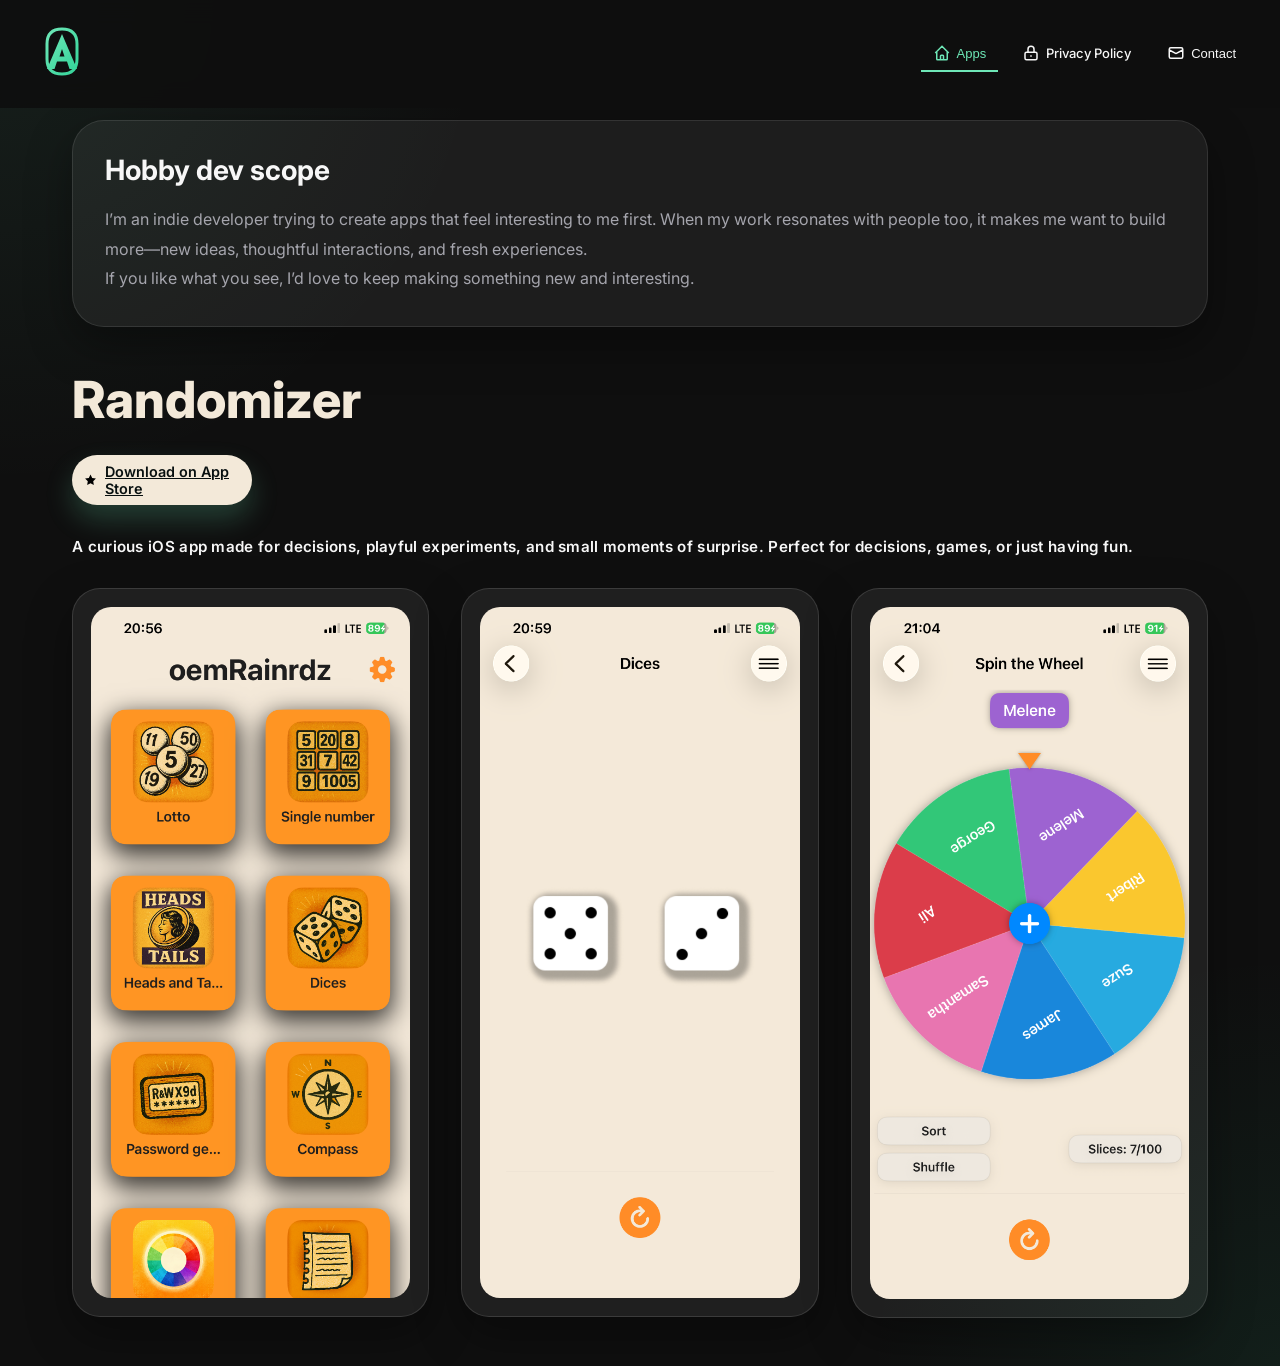
<file: index.html>
<!DOCTYPE html>
<html lang="en">
<head>
    <meta charset="UTF-8">
    <meta name="viewport" content="width=device-width, initial-scale=1.0">
    <title>Randomizer — Indie iOS Portfolio</title>
    <link rel="preconnect" href="https://fonts.googleapis.com">
    <link rel="preconnect" href="https://fonts.gstatic.com" crossorigin>
    <link href="https://fonts.googleapis.com/css2?family=Inter:wght@300;400;500;600;700;800&display=swap" rel="stylesheet">
    <link rel="stylesheet" href="assets/css/style.css">
</head>
<body>
    <div class="container">
        <header>
            <div class="logo">
                <svg viewBox="0 0 60 60" xmlns="http://www.w3.org/2000/svg">
                    <defs>
                        <linearGradient id="logoGradient" x1="0%" y1="0%" x2="100%" y2="100%">
                            <stop offset="0%" style="stop-color:#6ee7b7"/>
                            <stop offset="100%" style="stop-color:#34d399"/>
                        </linearGradient>
                    </defs>
                    <path d="M15 45 L30 10 L45 45 L37.5 45 L35 37.5 L25 37.5 L22.5 45 Z M27.5 32.5 L32.5 32.5 L30 25 Z" fill="url(#logoGradient)"/>
                    <path d="M30 50 Q45 50 45 35 L45 20 Q45 5 30 5 Q15 5 15 20 L15 35 Q15 50 30 50 Z" fill="none" stroke="url(#logoGradient)" stroke-width="3"/>
                </svg>
            </div>
            <nav class="nav">
                <button class="nav-btn active" onclick="scrollToSection('apps'); setActiveNav(this);">
                    <svg class="icon" viewBox="0 0 24 24"><path d="M3 12l2-2m0 0l7-7 7 7M5 10v10a1 1 0 001 1h3m10-11l2 2m-2-2v10a1 1 0 01-1 1h-3m-6 0a1 1 0 001-1v-4a1 1 0 011-1h2a1 1 0 011 1v4a1 1 0 001 1m-6 0h6"/></svg>
                     Apps
                </button>
                <a class="nav-link" href="pages/privacy-policy.html" onclick="setActiveNav(this);">
                    <svg class="icon" viewBox="0 0 24 24"><path d="M12 15v2m-6 4h12a2 2 0 002-2v-6a2 2 0 00-2-2H6a2 2 0 00-2 2v6a2 2 0 002 2zm10-10V7a4 4 0 00-8 0v4h8z"/></svg>
                    Privacy Policy
                </a>
                <button class="nav-btn" onclick="openModal('contact'); setActiveNav(this);">
                    <svg class="icon" viewBox="0 0 24 24"><path d="M3 8l7.89 4.26a2 2 0 002.22 0L21 8M5 19h14a2 2 0 002-2V7a2 2 0 00-2-2H5a2 2 0 00-2 2v10a2 2 0 002 2z"/></svg>
                    Contact
                </button>
            </nav>
        </header>

        <main class="main" id="apps">
            <div class="story-block">
                <div class="story-card">
                    <h2>Hobby dev scope</h2>
                    <p>I’m an indie developer trying to create apps that feel interesting to me first. When my work resonates with people too, it makes me want to build more—new ideas, thoughtful interactions, and fresh experiences.</p>
                    <p>If you like what you see, I’d love to keep making something new and interesting.</p>
                </div>
            </div>
            <div class="app-info">
                <h1 class="app-title">Randomizer</h1>
                <a href="https://apps.apple.com/app/idXXXXXXXXX" class="cta-button" target="_blank">
                    <svg class="icon" viewBox="0 0 24 24"><path d="M12 2l3.09 6.26L22 9.27l-5 4.87 1.18 6.88L12 17.77l-6.18 3.25L7 14.14 2 9.27l6.91-1.01L12 2z"/></svg>
                    Download on App Store
                </a>
                    <p class="screenshot-label">A curious iOS app made for decisions, playful experiments, and small moments of surprise. Perfect for decisions, games, or just having fun.</p>
                <div class="screenshots">
                    <div class="screenshot-card">
                        <div class="screenshot"><img src="assets/images/randomizer-screenshot1.png" alt="Dashboard screenshot"></div>
                    </div>
                    <div class="screenshot-card">
                        <div class="screenshot"><img src="assets/images/randomizer-screenshot2.png" alt="Task list screenshot"></div>
                    </div>
                    <div class="screenshot-card">
                        <div class="screenshot"><img src="assets/images/randomizer-screenshot3.png" alt="Calendar screenshot"></div>
                    </div>
                </div>
            </div>
        </main>
    </div>

    <div id="contact-modal" class="modal">
        <div class="modal-content">
            <span class="close" onclick="closeModal('contact')">&times;</span>
            <h2>Contact Me</h2>
            <form action="#" method="post">
                <input type="email" placeholder="Your Email" required>
                <textarea placeholder="Your Message" rows="4" required></textarea>
                <button type="submit">Send Message</button>
            </form>
        </div>
    </div>

    <script src="assets/js/site.js"></script>
</body>
</html>
</file>
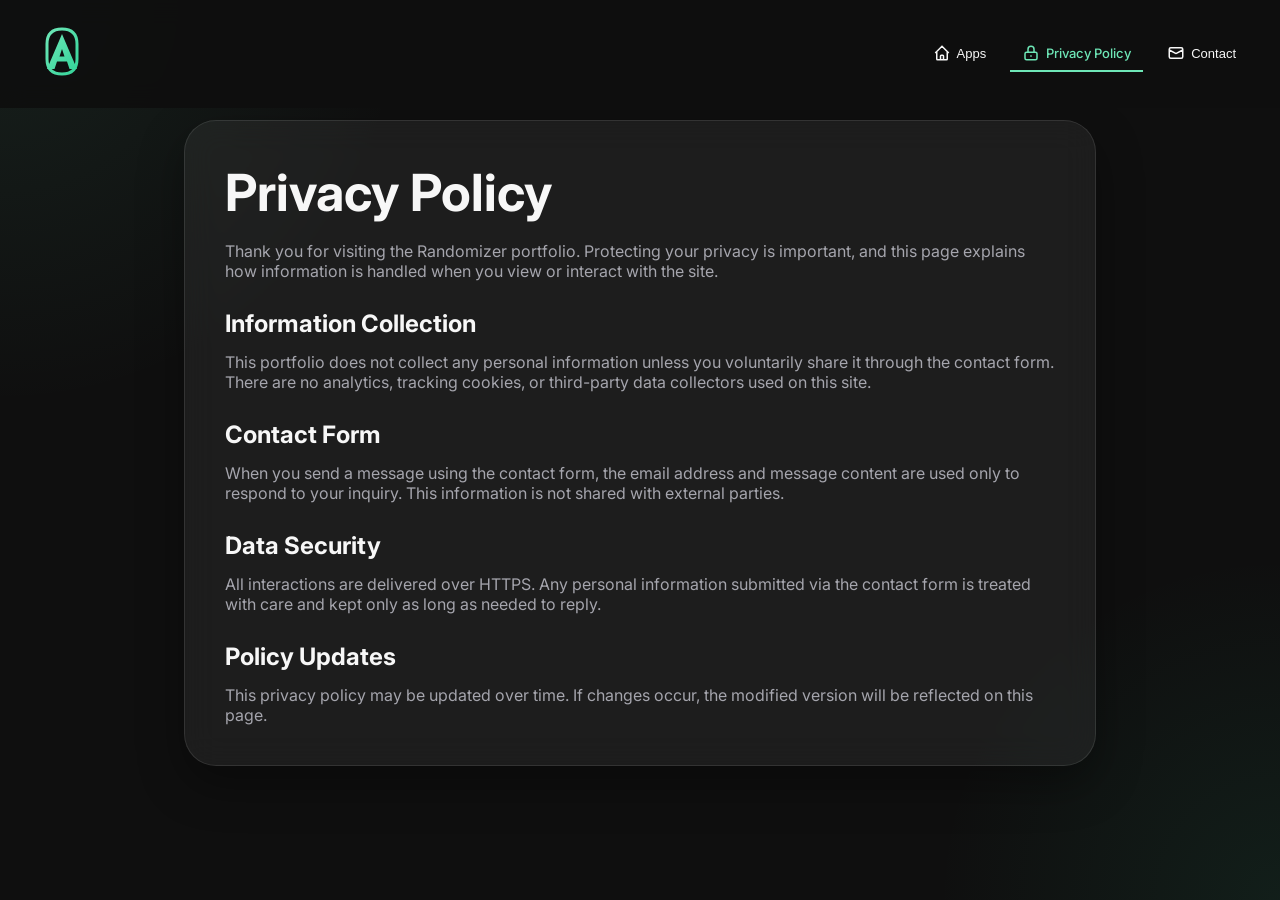
<file: pages/privacy-policy.html>
<!DOCTYPE html>
<html lang="en">
<head>
    <meta charset="UTF-8">
    <meta name="viewport" content="width=device-width, initial-scale=1.0">
    <title>Privacy Policy</title>
    <link rel="preconnect" href="https://fonts.googleapis.com">
    <link rel="preconnect" href="https://fonts.gstatic.com" crossorigin>
    <link href="https://fonts.googleapis.com/css2?family=Inter:wght@300;400;500;600;700;800&display=swap" rel="stylesheet">
    <link rel="stylesheet" href="../assets/css/style.css">
</head>
<body>
    <header>
        <div class="logo">
            <svg viewBox="0 0 60 60" xmlns="http://www.w3.org/2000/svg">
                <defs>
                    <linearGradient id="logoGradient" x1="0%" y1="0%" x2="100%" y2="100%">
                        <stop offset="0%" style="stop-color:#6ee7b7"/>
                        <stop offset="100%" style="stop-color:#34d399"/>
                    </linearGradient>
                </defs>
                <path d="M15 45 L30 10 L45 45 L37.5 45 L35 37.5 L25 37.5 L22.5 45 Z M27.5 32.5 L32.5 32.5 L30 25 Z" fill="url(#logoGradient)"/>
                <path d="M30 50 Q45 50 45 35 L45 20 Q45 5 30 5 Q15 5 15 20 L15 35 Q15 50 30 50 Z" fill="none" stroke="url(#logoGradient)" stroke-width="3"/>
            </svg>
        </div>
        <nav class="nav">
            <button class="nav-btn" onclick="scrollToSection('apps'); setActiveNav(this);">
                <svg class="icon" viewBox="0 0 24 24"><path d="M3 12l2-2m0 0l7-7 7 7M5 10v10a1 1 0 001 1h3m10-11l2 2m-2-2v10a1 1 0 01-1 1h-3m-6 0a1 1 0 001-1v-4a1 1 0 011-1h2a1 1 0 011 1v4a1 1 0 001 1m-6 0h6"/></svg>
                Apps
            </button>
            <a class="nav-link active" href="privacy-policy.html" onclick="setActiveNav(this);">
                <svg class="icon" viewBox="0 0 24 24"><path d="M12 15v2m-6 4h12a2 2 0 002-2v-6a2 2 0 00-2-2H6a2 2 0 00-2 2v6a2 2 0 002 2zm10-10V7a4 4 0 00-8 0v4h8z"/></svg>
                Privacy Policy
            </a>
            <button class="nav-btn" onclick="openModal('contact'); setActiveNav(this);">
                <svg class="icon" viewBox="0 0 24 24"><path d="M3 8l7.89 4.26a2 2 0 002.22 0L21 8M5 19h14a2 2 0 002-2V7a2 2 0 00-2-2H5a2 2 0 00-2 2v10a2 2 0 002 2z"/></svg>
                Contact
            </button>
        </nav>
    </header>

    <div class="page">
        <div class="policy-card">
            <h1>Privacy Policy</h1>
            <p>Thank you for visiting the Randomizer portfolio. Protecting your privacy is important, and this page explains how information is handled when you view or interact with the site.</p>
            <h2>Information Collection</h2>
            <p>This portfolio does not collect any personal information unless you voluntarily share it through the contact form. There are no analytics, tracking cookies, or third-party data collectors used on this site.</p>
            <h2>Contact Form</h2>
            <p>When you send a message using the contact form, the email address and message content are used only to respond to your inquiry. This information is not shared with external parties.</p>
            <h2>Data Security</h2>
            <p>All interactions are delivered over HTTPS. Any personal information submitted via the contact form is treated with care and kept only as long as needed to reply.</p>
            <h2>Policy Updates</h2>
            <p>This privacy policy may be updated over time. If changes occur, the modified version will be reflected on this page.</p>
        </div>
    </div>

    <div id="contact-modal" class="modal">
        <div class="modal-content">
            <span class="close" onclick="closeModal('contact')">&times;</span>
            <h2>Contact Me</h2>
            <form action="#" method="post">
                <input type="email" placeholder="Your Email" required>
                <textarea placeholder="Your Message" rows="4" required></textarea>
                <button type="submit">Send Message</button>
            </form>
        </div>
    </div>

    <script src="../assets/js/site.js"></script>
</body>
</html>
</file>
<file: assets/css/style.css>
:root {
    --primary-bg: #0f0f0f;
    --secondary-bg: #181818;
    --surface: rgba(255, 255, 255, 0.07);
    --surface-strong: rgba(255, 255, 255, 0.12);
    --text-primary: #f7f7f7;
    --text-secondary: #a5a5ad;
    --accent-start: #6ee7b7;
    --accent-end: #34d399;
    --border-radius: 22px;
    --shadow: 0 18px 45px rgba(0, 0, 0, 0.35);
    --spacing-xl: 48px;
    --spacing-lg: 32px;
    --spacing-md: 24px;
    --spacing-sm: 16px;
}

* {
    margin: 0;
    padding: 0;
    box-sizing: border-box;
}

html {
    scroll-behavior: smooth;
}

body {
    font-family: 'Inter', sans-serif;
    background: radial-gradient(circle at top left, rgba(110, 231, 183, 0.08), transparent 26%),
                radial-gradient(circle at bottom right, rgba(52, 211, 153, 0.08), transparent 22%),
                var(--primary-bg);
    color: var(--text-primary);
    min-height: 100vh;
    overflow-x: hidden;
}

.container {
    max-width: 1200px;
    margin: 0 auto;
    padding: 0 var(--spacing-lg);
    padding-top: 120px;
}

header {
    display: flex;
    justify-content: space-between;
    align-items: center;
    padding: 24px var(--spacing-lg);
    position: fixed;
    top: 0;
    left: 0;
    right: 0;
    z-index: 99;
    background: rgba(15, 15, 15, 0.92);
    backdrop-filter: blur(12px);
    max-width: 100%;
}

.logo {
    width: 60px;
    height: 60px;
}

.nav {
    display: flex;
    gap: 12px;
    align-items: center;
}

.nav-btn,
.nav-link {
    background: transparent;
    border: none;
    border-bottom: 2px solid transparent;
    border-radius: 0;
    padding: 8px 12px;
    color: var(--text-primary);
    font-size: 13px;
    font-weight: 500;
    cursor: pointer;
    display: inline-flex;
    align-items: center;
    gap: 6px;
    text-decoration: none;
    transition: color 0.25s ease, border-color 0.25s ease;
    position: relative;
}

.nav-btn .icon,
.nav-link .icon {
    width: 18px;
    height: 18px;
    stroke: currentColor;
    stroke-width: 2;
    fill: none;
}

.nav-btn:hover,
.nav-link:hover {
    color: var(--accent-start);
}

.nav-btn.active,
.nav-link.active {
    border-bottom-color: #6ee7b7;
    color: var(--accent-start);
}

.main {
    display: flex;
    flex-direction: column;
    gap: var(--spacing-xl);
    padding-bottom: var(--spacing-xl);
}

.story-block {
    order: -1;
}

.app-info {
    display: flex;
    flex-direction: column;
    gap: var(--spacing-lg);
}

.app-title {
    font-size: clamp(3rem, 4vw, 4.5rem);
    line-height: 0.95;
    font-weight: 800;
    color: #f3e9d9;
}

.app-description {
    max-width: 620px;
    font-size: 1.05rem;
    color: var(--text-secondary);
    line-height: 1.9;
}

.cta-button {
    background: #f3e9d9;
    color: #081010;
    border: none;
    border-radius: 999px;
    padding: 8px 12px;
    font-size: 0.9rem;
    font-weight: 600;
    display: inline-flex;
    align-items: center;
    gap: 8px;
    box-shadow: 0 14px 28px rgba(110, 231, 183, 0.22);
    max-width: 180px;
}

.cta-button .icon {
    width: 16px;
    height: 16px;
}

.cta-button:hover {
    transform: translateY(-2px);
}

.screenshots {
    display: grid;
    grid-template-columns: repeat(3, minmax(0, 1fr));
    gap: var(--spacing-lg);
}

.screenshot-card {
    display: flex;
    flex-direction: column;
    gap: 14px;
}

.screenshot-label {
    font-size: 0.95rem;
    font-weight: 600;
    color: var(--text-primary);
    letter-spacing: 0.02em;
}

.screenshot {
    background: var(--surface);
    border: 1px solid rgba(255, 255, 255, 0.12);
    border-radius: 28px;
    padding: 18px;
    box-shadow: var(--shadow);
}

.screenshot img {
    width: 100%;
    height: auto;
    display: block;
    border-radius: 20px;
}

.story-block {
    display: grid;
    align-items: start;
}

.story-card {
    background: rgba(255, 255, 255, 0.06);
    border: 1px solid rgba(255, 255, 255, 0.1);
    border-radius: 32px;
    padding: var(--spacing-lg);
    box-shadow: var(--shadow);
}

.story-card h2 {
    font-size: 1.75rem;
    margin-bottom: 18px;
}

.story-card p {
    color: var(--text-secondary);
    font-size: 1rem;
    line-height: 1.85;
}

.modal {
    display: none;
    position: fixed;
    inset: 0;
    background: rgba(0, 0, 0, 0.78);
    backdrop-filter: blur(10px);
    z-index: 999;
    justify-content: center;
    align-items: center;
    padding: 20px;
}

.modal-content {
    width: min(480px, 100%);
    background: rgba(24, 24, 24, 0.95);
    border-radius: 28px;
    border: 1px solid rgba(255,255,255,0.08);
    padding: var(--spacing-xl);
    box-shadow: var(--shadow);
}

.modal h2 {
    margin-bottom: var(--spacing-md);
}

.modal form {
    display: grid;
    gap: var(--spacing-md);
}

.modal input,
.modal textarea {
    width: 100%;
    border: 1px solid rgba(255, 255, 255, 0.12);
    background: rgba(255,255,255,0.04);
    color: var(--text-primary);
    border-radius: 16px;
    padding: 14px 16px;
    font: inherit;
}

.modal button {
    width: 100%;
    border: none;
    border-radius: 16px;
    padding: 14px;
    font-weight: 700;
    background: linear-gradient(135deg, var(--accent-start), var(--accent-end));
    color: #081010;
}

.close {
    position: absolute;
    top: 18px;
    right: 18px;
    color: var(--text-secondary);
    font-size: 1.5rem;
    cursor: pointer;
}

.page {
    max-width: 960px;
    margin: 0 auto;
    padding: 120px 24px 80px;
}

@media (max-width: 860px) {
    .container {
        padding: 0 18px;
        padding-top: 100px;
    }

    header {
        flex-direction: column;
        align-items: center;
        gap: 14px;
        padding: 16px 18px;
    }

    .logo {
        width: 48px;
        height: 48px;
    }

    .nav {
        width: 100%;
        gap: 8px;
        justify-content: center;
    }

    .nav-btn,
    .nav-link {
        padding: 6px 10px;
        font-size: 12px;
        flex: 1;
        max-width: 100px;
        justify-content: center;
    }

    .nav-btn .icon,
    .nav-link .icon {
        width: 14px;
        height: 14px;
    }

    .main {
        gap: var(--spacing-lg);
    }

    .screenshots {
        grid-template-columns: 1fr;
    }

    .app-description {
        max-width: 100%;
    }

    .story-card {
        padding: 22px;
    }

    .modal {
        align-items: flex-end;
        padding: 0;
    }

    .modal-content {
        width: 100%;
        max-width: 100%;
        border-radius: 24px 24px 0 0;
        padding: 24px 18px 28px;
        max-height: 92vh;
        overflow-y: auto;
        position: relative;
    }

    .modal h2 {
        font-size: 1.45rem;
    }

    .modal form {
        gap: 16px;
    }

    .modal input,
    .modal textarea {
        padding: 14px 14px;
    }

    .modal button {
        padding: 14px;
    }

    .close {
        top: 14px;
        right: 14px;
    }

    .page {
        padding: 100px 18px 60px;
    }

    .policy-card {
        padding: 24px;
    }
}

.topbar {
    display: flex;
    justify-content: space-between;
    align-items: center;
    gap: 16px;
    margin-bottom: 36px;
}

.topbar a {
    color: var(--text-primary);
    text-decoration: none;
    font-weight: 600;
}

.policy-card {
    background: rgba(255, 255, 255, 0.06);
    border: 1px solid rgba(255, 255, 255, 0.1);
    border-radius: 32px;
    padding: 40px;
    box-shadow: var(--shadow);
    backdrop-filter: blur(16px);
}

.policy-card h1 {
    font-size: clamp(2.5rem, 4vw, 3.2rem);
    margin-bottom: 18px;
}

.policy-card p,
.policy-card h2 {
    color: var(--text-secondary);
}

.policy-card h2 {
    margin-top: 28px;
    margin-bottom: 14px;
    color: var(--text-primary);
}

.accent-bar {
    width: 140px;
    height: 5px;
    border-radius: 999px;
    margin-bottom: 26px;
    background: linear-gradient(135deg, var(--accent-start), var(--accent-end));
}

@media (max-width: 980px) {
    .main {
        gap: var(--spacing-lg);
    }

    .screenshots {
        grid-template-columns: 1fr;
    }
}

@media (max-width: 720px) {
    header {
        flex-direction: column;
        align-items: flex-start;
        gap: var(--spacing-md);
    }

    .nav {
        width: 100%;
        justify-content: flex-start;
    }

    .nav-btn,
    .nav-link {
        width: 100%;
        justify-content: center;
    }

    .container {
        padding: 0 var(--spacing-md);
    }

    .main {
        grid-template-columns: 1fr;
        gap: var(--spacing-md);
    }

    .app-description {
        font-size: 1rem;
    }

    .cta-button {
        width: fit-content;
        padding: 10px 18px;
        font-size: 0.95rem;
    }

    .screenshots {
        grid-template-columns: 1fr;
        gap: var(--spacing-md);
    }

    .screenshot {
        padding: 14px;
    }

    .screenshot img {
        border-radius: 18px;
    }

    .story-card {
        padding: 28px;
    }
}

@media (max-width: 540px) {
    .app-title {
        font-size: 2.7rem;
    }

    .screenshot-card {
        gap: 12px;
    }

    .screenshot-label {
        font-size: 0.9rem;
    }

    .modal-content {
        padding: 24px;
    }
}
</file>
